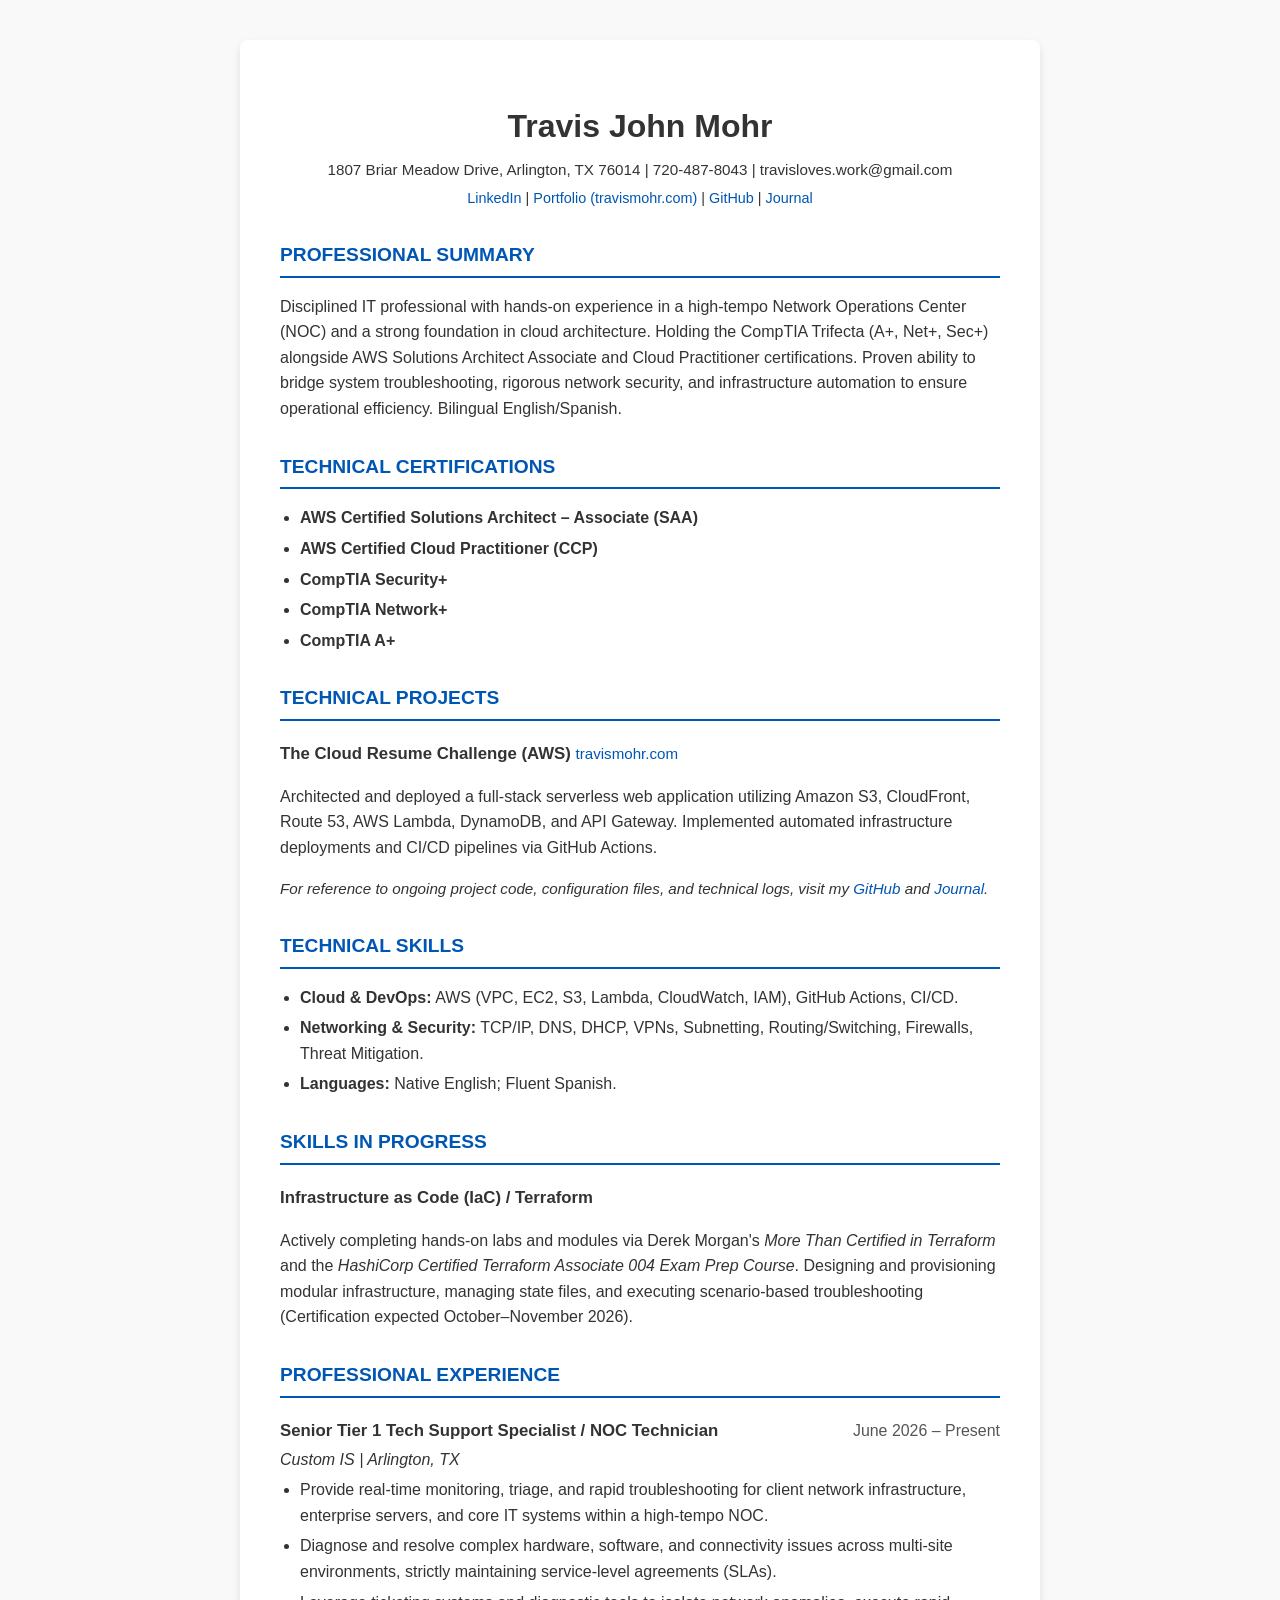
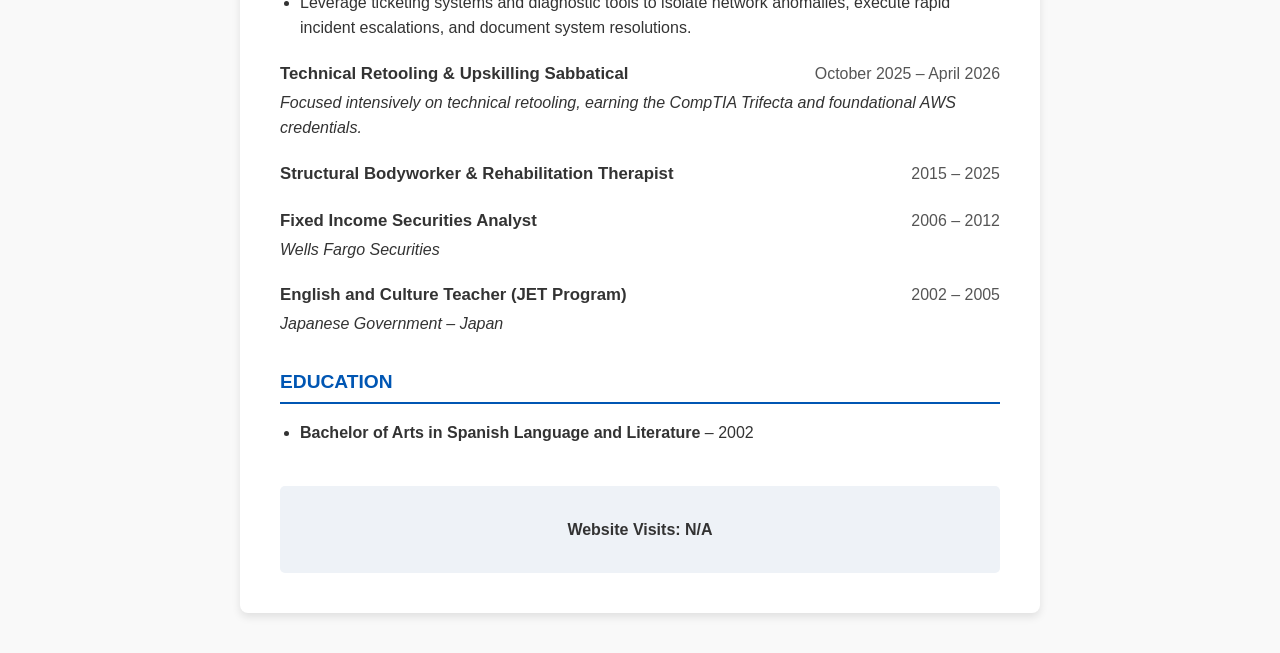
<file: index.html>
<!DOCTYPE html>
<html lang="en">
<head>
    <meta charset="UTF-8">
    <meta name="viewport" content="width=device-width, initial-scale=1.0">
    <title>Travis John Mohr - Cloud Resume</title>
    <link rel="stylesheet" href="style.css">
</head>
<body>
    <div class="container">
        <h1>Travis John Mohr</h1>
        <div class="contact-info">
            1807 Briar Meadow Drive, Arlington, TX 76014 | 720-487-8043 | travisloves.work@gmail.com
        </div>
        <div class="links">
            <a href="https://www.linkedin.com/in/travis-mohr-515045391/" target="_blank">LinkedIn</a> | 
            <a href="https://travismohr.com" target="_blank">Portfolio (travismohr.com)</a> | 
            <a href="https://github.com/travisloveswork-dot" target="_blank">GitHub</a> | 
            <a href="https://dev.to/travis_c61e9296f9ffc32970/my-crc-journal-an-aws-crc-cloud-journey-34n2" target="_blank">Journal</a>
        </div>

        <h2>Professional Summary</h2>
        <p>Disciplined IT professional with hands-on experience in a high-tempo Network Operations Center (NOC) and a strong foundation in cloud architecture. Holding the CompTIA Trifecta (A+, Net+, Sec+) alongside AWS Solutions Architect Associate and Cloud Practitioner certifications. Proven ability to bridge system troubleshooting, rigorous network security, and infrastructure automation to ensure operational efficiency. Bilingual English/Spanish.</p>

        <h2>Technical Certifications</h2>
        <ul>
            <li><strong>AWS Certified Solutions Architect – Associate (SAA)</strong></li>
            <li><strong>AWS Certified Cloud Practitioner (CCP)</strong></li>
            <li><strong>CompTIA Security+</strong></li>
            <li><strong>CompTIA Network+</strong></li>
            <li><strong>CompTIA A+</strong></li>
        </ul>

        <h2>Technical Projects</h2>
        <h3>The Cloud Resume Challenge (AWS) <span style="font-weight: normal; font-size: 0.9em;"><a href="https://travismohr.com" target="_blank">travismohr.com</a></span></h3>
        <p>Architected and deployed a full-stack serverless web application utilizing Amazon S3, CloudFront, Route 53, AWS Lambda, DynamoDB, and API Gateway. Implemented automated infrastructure deployments and CI/CD pipelines via GitHub Actions.</p>
        
        <div class="project-item github-catchall">
            <p>For reference to ongoing project code, configuration files, and technical logs, visit my <a href="https://github.com/travisloveswork-dot" target="_blank" rel="noopener noreferrer">GitHub</a> and <a href="https://dev.to/travis_c61e9296f9ffc32970/my-crc-journal-an-aws-crc-cloud-journey-34n2" target="_blank" rel="noopener noreferrer">Journal</a>.</p>
        </div>

        <h2>Technical Skills</h2>
        <ul>
            <li><strong>Cloud & DevOps:</strong> AWS (VPC, EC2, S3, Lambda, CloudWatch, IAM), GitHub Actions, CI/CD.</li>
            <li><strong>Networking & Security:</strong> TCP/IP, DNS, DHCP, VPNs, Subnetting, Routing/Switching, Firewalls, Threat Mitigation.</li>
            <li><strong>Languages:</strong> Native English; Fluent Spanish.</li>
        </ul>

        <h2>Skills in Progress</h2>
        <h3>Infrastructure as Code (IaC) / Terraform</h3>
        <p>Actively completing hands-on labs and modules via Derek Morgan's <em>More Than Certified in Terraform</em> and the <em>HashiCorp Certified Terraform Associate 004 Exam Prep Course</em>. Designing and provisioning modular infrastructure, managing state files, and executing scenario-based troubleshooting (Certification expected October–November 2026).</p>

        <h2>Professional Experience</h2>
        
        <h3>Senior Tier 1 Tech Support Specialist / NOC Technician <span class="date-location">June 2026 – Present</span></h3>
        <p style="margin: 2px 0 5px 0;"><em>Custom IS | Arlington, TX</em></p>
        <ul>
            <li>Provide real-time monitoring, triage, and rapid troubleshooting for client network infrastructure, enterprise servers, and core IT systems within a high-tempo NOC.</li>
            <li>Diagnose and resolve complex hardware, software, and connectivity issues across multi-site environments, strictly maintaining service-level agreements (SLAs).</li>
            <li>Leverage ticketing systems and diagnostic tools to isolate network anomalies, execute rapid incident escalations, and document system resolutions.</li>
        </ul>

        <h3>Technical Retooling & Upskilling Sabbatical <span class="date-location">October 2025 – April 2026</span></h3>
        <p style="margin: 2px 0 10px 0;"><em>Focused intensively on technical retooling, earning the CompTIA Trifecta and foundational AWS credentials.</em></p>
        
        <h3>Structural Bodyworker & Rehabilitation Therapist <span class="date-location">2015 – 2025</span></h3>
        
        <h3>Fixed Income Securities Analyst <span class="date-location">2006 – 2012</span></h3>
        <p style="margin: 2px 0 10px 0;"><em>Wells Fargo Securities</em></p>
        
        <h3>English and Culture Teacher (JET Program) <span class="date-location">2002 – 2005</span></h3>
        <p style="margin: 2px 0 10px 0;"><em>Japanese Government – Japan</em></p>

        <h2>Education</h2>
        <ul>
            <li><strong>Bachelor of Arts in Spanish Language and Literature</strong> – 2002</li>
        </ul>

        <div class="counter-section">
            <p>Website Visits: <span id="visitor-count">...</span></p>
        </div>
    </div>

    <script>
        fetch('https://hxjf2b65dnkgzsj6jf4gbhni440phbit.lambda-url.us-east-1.on.aws/')
            .then(response => response.json())
            .then(data => {
                document.getElementById('visitor-count').innerText = data.views || data;
            })
            .catch(error => {
                console.error('Error fetching visitor count:', error);
                document.getElementById('visitor-count').innerText = 'N/A';
            });
    </script>
</body>
</html>
</file>
<file: style.css>
body {
    font-family: Arial, sans-serif;
    line-height: 1.6;
    color: #333;
    max-width: 800px;
    margin: 40px auto;
    padding: 0 20px;
    background-color: #f9f9f9;
}

.container {
    background: #fff;
    padding: 40px;
    border-radius: 8px;
    box-shadow: 0 4px 8px rgba(0,0,0,0.1);
}

h1 {
    text-align: center;
    margin-bottom: 5px;
}

.contact-info {
    text-align: center;
    font-size: 0.95em;
    margin-bottom: 5px;
}

.links {
    text-align: center;
    font-size: 0.9em;
    margin-bottom: 30px;
}

h2 {
    border-bottom: 2px solid #0056b3;
    padding-bottom: 5px;
    margin-top: 30px;
    color: #0056b3;
    font-size: 1.2em;
    text-transform: uppercase;
}

h3 {
    margin-bottom: 2px;
    margin-top: 20px;
    font-size: 1.05em;
}

/* Ensure project titles with long strings wrap nicely */
h3 span {
    display: inline-block;
}

.date-location {
    float: right;
    font-weight: normal;
    color: #555;
    font-size: 0.95em;
}

ul {
    margin-top: 5px;
    padding-left: 20px;
}

li {
    margin-bottom: 5px;
}

/* Project section styling */
.project-item {
    margin-bottom: 15px;
}

.github-catchall {
    margin-top: 15px;
    margin-bottom: 15px;
    font-size: 0.95em;
    font-style: italic;
}

.counter-section {
    text-align: center;
    margin-top: 40px;
    padding: 15px;
    background: #eef2f7;
    border-radius: 5px;
    font-weight: bold;
}

a {
    color: #0056b3;
    text-decoration: none;
}

a:hover {
    text-decoration: underline;
}

/* Mobile responsiveness adjustments */
@media (max-width: 600px) {
    body {
        margin: 10px auto;
        padding: 0 10px;
    }

    .container {
        padding: 20px;
    }

    .date-location {
        float: none;
        display: block;
        margin-top: 2px;
    }

    h3 span {
        display: block;
        margin-top: 2px;
    }
}
</file>
